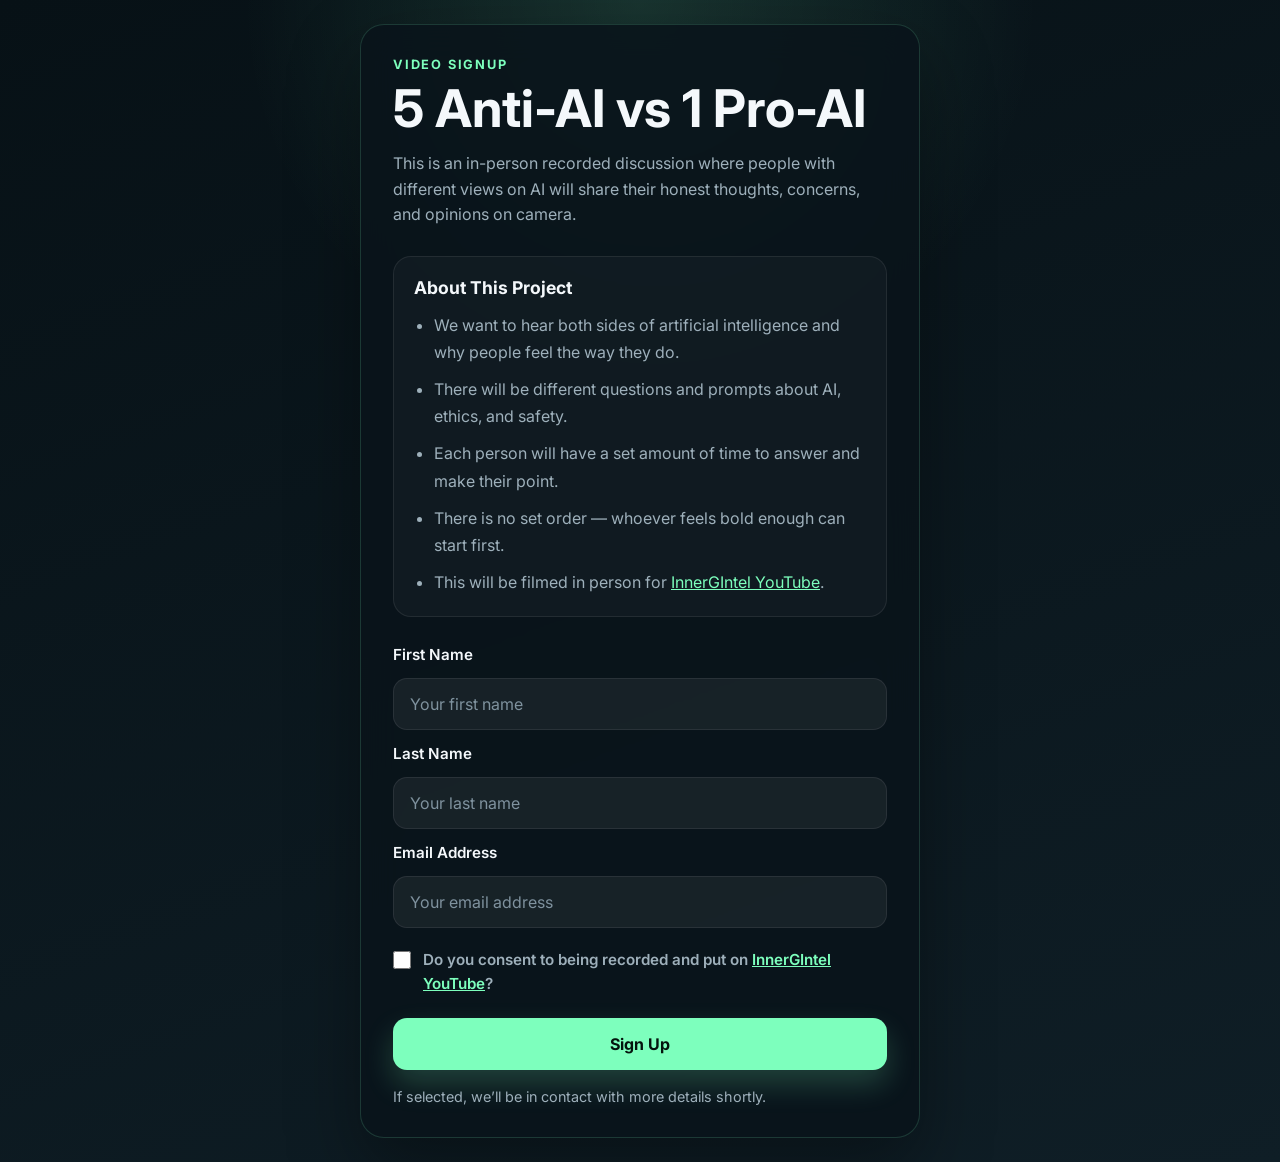
<file: index.html>
<!DOCTYPE html>
<html lang="en">
<head>
  <meta charset="UTF-8" />
  <meta name="viewport" content="width=device-width, initial-scale=1.0" />
  <title>5 Anti-AI vs 1 Pro-AI | Signup</title>
  <meta name="description" content="Signup page for people interested in being part of the 5 Anti-AI vs 1 Pro-AI video." />
  <link rel="preconnect" href="https://fonts.googleapis.com">
  <link rel="preconnect" href="https://fonts.gstatic.com" crossorigin>
  <link href="https://fonts.googleapis.com/css2?family=Inter:wght@400;500;600;700;800&display=swap" rel="stylesheet">
  <link rel="stylesheet" href="styles.css" />
</head>
<body>
  <main class="page-shell">
    <section class="signup-card">
      <p class="eyebrow">Video Signup</p>
      <h1>5 Anti-AI vs 1 Pro-AI</h1>
      <p class="intro">
        This is an in-person recorded discussion where people with different views on AI will share their honest thoughts, concerns, and opinions on camera.
      </p>

      <div class="info-block">
        <h2>About This Project</h2>
        <ul class="project-points">
          <li>We want to hear both sides of artificial intelligence and why people feel the way they do.</li>
          <li>There will be different questions and prompts about AI, ethics, and safety.</li>
          <li>Each person will have a set amount of time to answer and make their point.</li>
          <li>There is no set order — whoever feels bold enough can start first.</li>
          <li>This will be filmed in person for <a href="https://www.youtube.com/@innergintel" target="_blank" rel="noopener noreferrer">InnerGIntel YouTube</a>.</li>
        </ul>
      </div>

      <form class="signup-form" action="https://formspree.io/f/xvzlroyr" method="post">
        <input type="hidden" name="_subject" value="New 5 Anti-AI vs 1 Pro-AI signup" />
        <input type="hidden" name="_next" value="https://innergclaw.github.io/anti-ai-video-signup/thank-you.html" />
        <label for="firstName">First Name</label>
        <input id="firstName" name="firstName" type="text" placeholder="Your first name" required />

        <label for="lastName">Last Name</label>
        <input id="lastName" name="lastName" type="text" placeholder="Your last name" required />

        <label for="email">Email Address</label>
        <input id="email" name="email" type="email" placeholder="Your email address" required />

        <label class="consent-row" for="consent">
          <input id="consent" name="consent" type="checkbox" value="Yes, I consent" required />
          <span>Do you consent to being recorded and put on <a href="https://www.youtube.com/@innergintel" target="_blank" rel="noopener noreferrer">InnerGIntel YouTube</a>?</span>
        </label>

        <button type="submit">Sign Up</button>
      </form>

      <p class="fine-print">If selected, we’ll be in contact with more details shortly.</p>
    </section>
  </main>
</body>
</html>
</file>
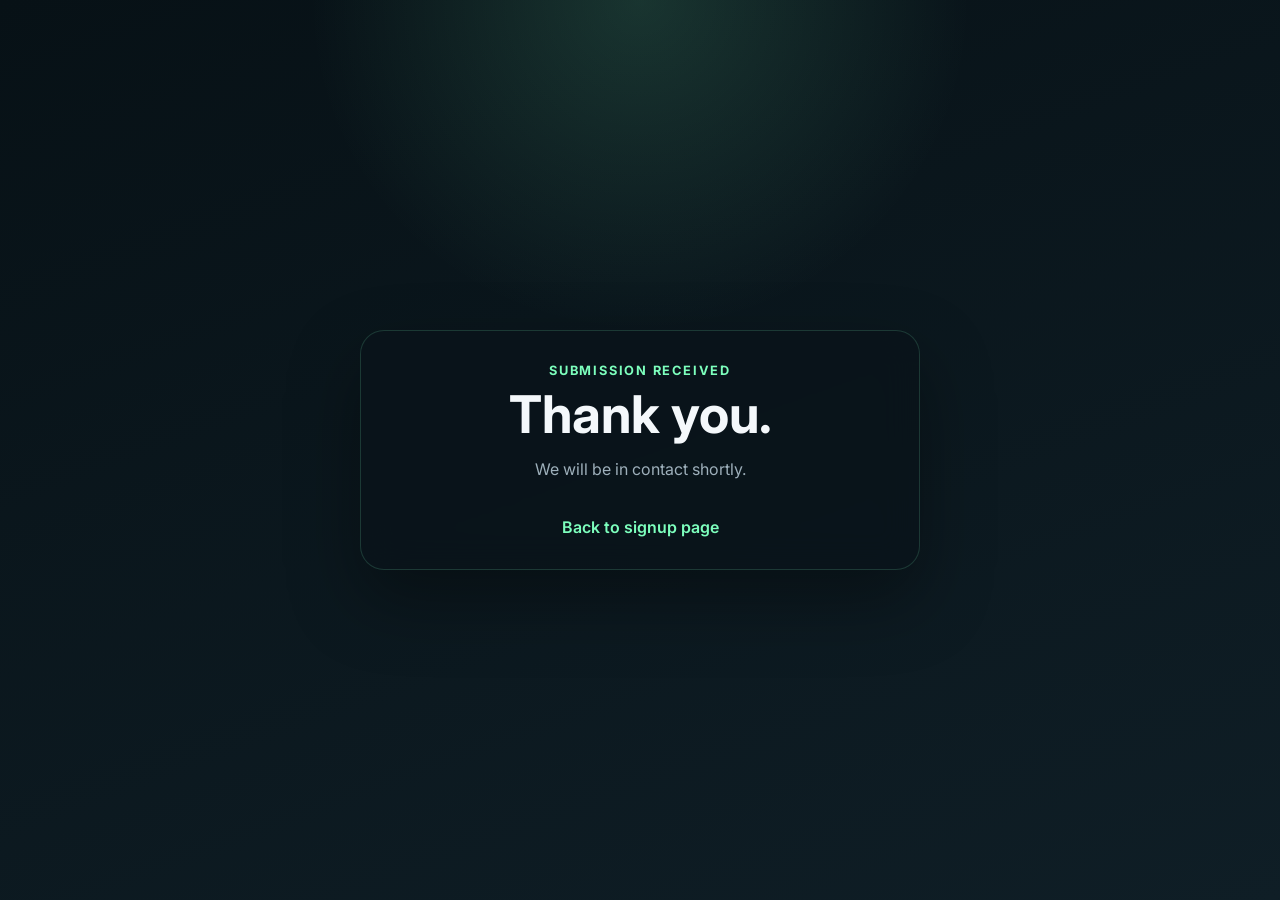
<file: thank-you.html>
<!DOCTYPE html>
<html lang="en">
<head>
  <meta charset="UTF-8" />
  <meta name="viewport" content="width=device-width, initial-scale=1.0" />
  <title>Thank You | 5 Anti-AI vs 1 Pro-AI</title>
  <meta name="description" content="Thank you for signing up for 5 Anti-AI vs 1 Pro-AI." />
  <link rel="preconnect" href="https://fonts.googleapis.com">
  <link rel="preconnect" href="https://fonts.gstatic.com" crossorigin>
  <link href="https://fonts.googleapis.com/css2?family=Inter:wght@400;500;600;700;800&display=swap" rel="stylesheet">
  <link rel="stylesheet" href="styles.css" />
</head>
<body>
  <main class="page-shell">
    <section class="signup-card thank-you-card">
      <p class="eyebrow">Submission Received</p>
      <h1>Thank you.</h1>
      <p class="intro">
        We will be in contact shortly.
      </p>
      <a class="back-link" href="./index.html">Back to signup page</a>
    </section>
  </main>
</body>
</html>
</file>
<file: styles.css>
:root {
  --bg: #071116;
  --bg-accent: #0f1e26;
  --card: rgba(10, 20, 27, 0.88);
  --border: rgba(125, 255, 189, 0.16);
  --text: #f4f8fb;
  --muted: #9eb0bb;
  --primary: #7dffbd;
  --primary-dark: #062f1f;
  --input: rgba(255, 255, 255, 0.06);
  --shadow: 0 30px 70px rgba(0, 0, 0, 0.35);
}

* {
  box-sizing: border-box;
}

body {
  margin: 0;
  min-height: 100vh;
  font-family: 'Inter', sans-serif;
  background:
    radial-gradient(circle at top, rgba(125, 255, 189, 0.14), transparent 30%),
    linear-gradient(160deg, var(--bg) 0%, var(--bg-accent) 100%);
  color: var(--text);
}

.page-shell {
  min-height: 100vh;
  display: grid;
  place-items: center;
  padding: 24px;
}

.signup-card {
  width: min(100%, 560px);
  background: var(--card);
  border: 1px solid var(--border);
  border-radius: 24px;
  padding: 32px;
  box-shadow: var(--shadow);
  backdrop-filter: blur(18px);
}

.eyebrow {
  margin: 0 0 12px;
  color: var(--primary);
  font-size: 0.8rem;
  font-weight: 700;
  letter-spacing: 0.14em;
  text-transform: uppercase;
}

h1 {
  margin: 0;
  font-size: clamp(2rem, 5vw, 3.25rem);
  line-height: 0.98;
}

.intro {
  margin: 16px 0 28px;
  color: var(--muted);
  font-size: 1rem;
  line-height: 1.6;
}

.info-block {
  margin: 0 0 28px;
  padding: 20px;
  border: 1px solid rgba(255, 255, 255, 0.08);
  border-radius: 18px;
  background: rgba(255, 255, 255, 0.03);
}

.info-block h2 {
  margin: 0 0 14px;
  font-size: 1.1rem;
}

.project-points {
  margin: 0;
  padding-left: 20px;
  color: var(--muted);
  line-height: 1.7;
}

.project-points li + li {
  margin-top: 10px;
}

.project-points a,
.consent-row a,
.back-link {
  color: var(--primary);
}

.signup-form {
  display: grid;
  gap: 14px;
}

label {
  font-size: 0.95rem;
  font-weight: 600;
}

input {
  width: 100%;
  border: 1px solid rgba(255, 255, 255, 0.08);
  border-radius: 14px;
  background: var(--input);
  color: var(--text);
  padding: 15px 16px;
  font: inherit;
  outline: none;
  transition: border-color 0.2s ease, transform 0.2s ease, background 0.2s ease;
}

.consent-row {
  display: flex;
  align-items: flex-start;
  gap: 12px;
  margin-top: 6px;
  line-height: 1.55;
}

.consent-row input {
  width: 18px;
  height: 18px;
  margin: 3px 0 0;
  padding: 0;
  flex: 0 0 auto;
  accent-color: var(--primary);
}

.consent-row span {
  color: var(--muted);
}

input::placeholder {
  color: #7f929e;
}

input:focus {
  border-color: rgba(125, 255, 189, 0.6);
  background: rgba(255, 255, 255, 0.08);
  transform: translateY(-1px);
}

button {
  margin-top: 8px;
  border: 0;
  border-radius: 14px;
  padding: 16px 18px;
  font: inherit;
  font-weight: 700;
  color: #04140d;
  background: var(--primary);
  cursor: pointer;
  transition: transform 0.2s ease, opacity 0.2s ease, box-shadow 0.2s ease;
  box-shadow: 0 14px 30px rgba(125, 255, 189, 0.2);
}

button:hover {
  transform: translateY(-2px);
  opacity: 0.98;
}

.fine-print {
  margin: 18px 0 0;
  color: var(--muted);
  font-size: 0.9rem;
}

.form-note {
  margin-top: 10px;
  font-size: 0.82rem;
  opacity: 0.8;
}

.thank-you-card {
  text-align: center;
}

.back-link {
  display: inline-flex;
  align-items: center;
  justify-content: center;
  margin-top: 6px;
  color: var(--primary);
  font-weight: 600;
  text-decoration: none;
}

.back-link:hover {
  text-decoration: underline;
}

@media (max-width: 640px) {
  .signup-card {
    padding: 24px 20px;
    border-radius: 20px;
  }
}
</file>
